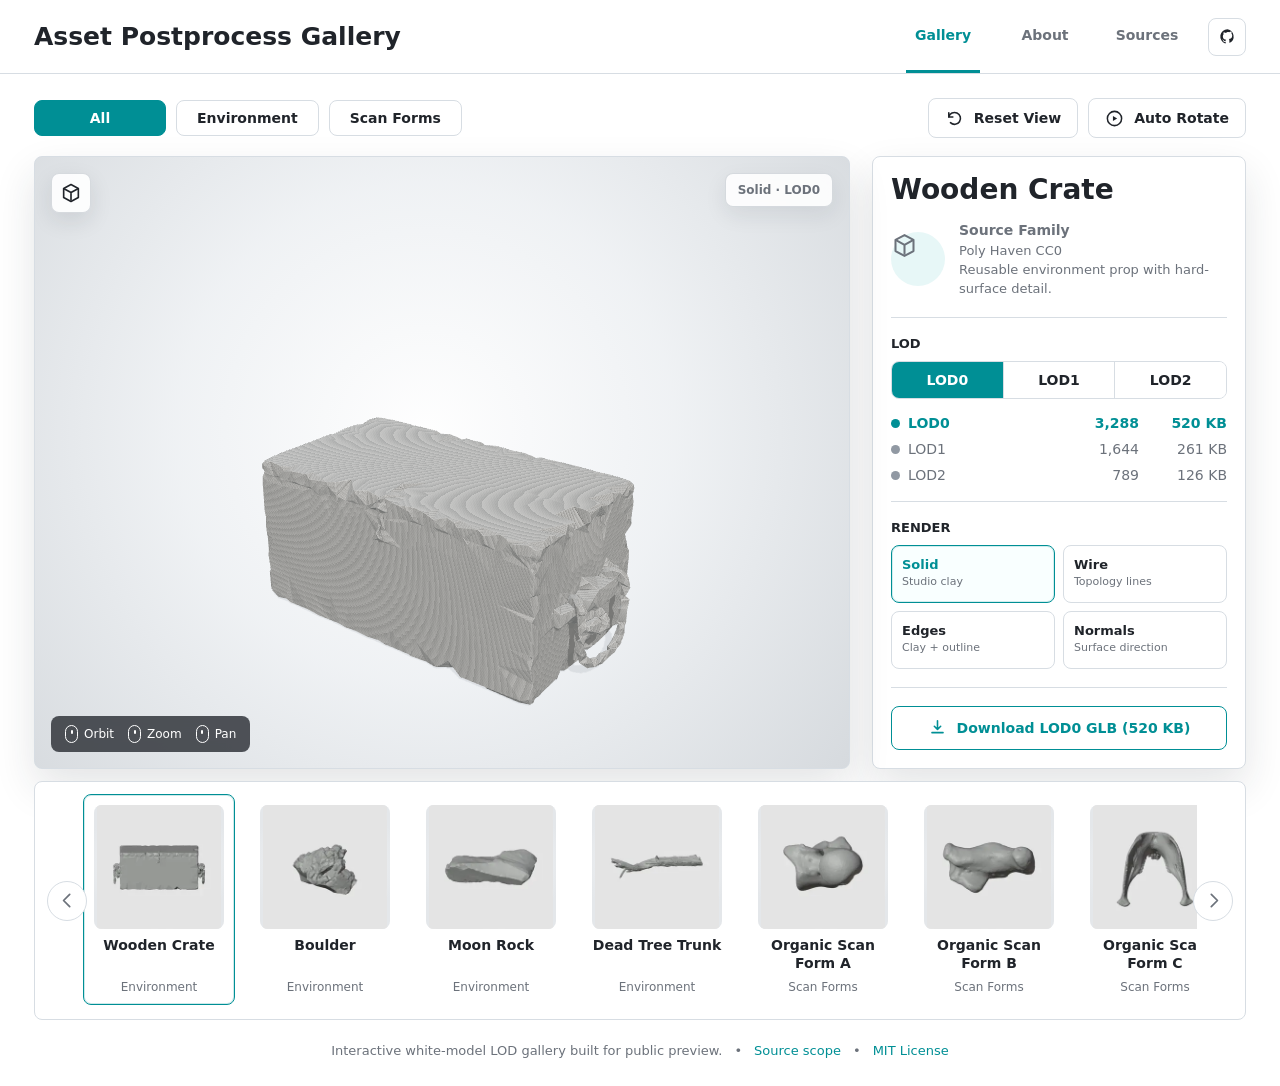
<file: index.html>
<!doctype html>
<html lang="en">
  <head>
    <meta charset="UTF-8" />
    <meta name="viewport" content="width=device-width, initial-scale=1.0" />
    <meta
      name="description"
      content="A curated interactive Three.js gallery of Asset Postprocess white LOD model outputs."
    />
    <title>Asset Postprocess Gallery</title>
    <link rel="icon" href="./assets/favicon.svg" type="image/svg+xml" />
    <link rel="stylesheet" href="./assets/styles.css" />
    <script type="importmap">
      {
        "imports": {
          "three": "./assets/vendor/three/0.184.0/build/three.module.js",
          "three/addons/": "./assets/vendor/three/0.184.0/examples/jsm/"
        }
      }
    </script>
  </head>
  <body>
    <div id="app" class="loading-screen">Loading gallery...</div>
    <script type="module" src="./assets/app.js"></script>
  </body>
</html>
</file>
<file: assets/styles.css>
:root {
  color-scheme: light;
  font-family:
    Inter, ui-sans-serif, system-ui, -apple-system, BlinkMacSystemFont, "Segoe UI", sans-serif;
  --bg: #ffffff;
  --surface: #f7f8f9;
  --surface-strong: #eef1f3;
  --panel: #ffffff;
  --text: #20242a;
  --muted: #6c727b;
  --soft: #9199a3;
  --line: #d7dde3;
  --line-strong: #bfc8cf;
  --teal: #008f95;
  --teal-strong: #007980;
  --teal-soft: #e7f7f7;
  --shadow: 0 18px 42px rgba(30, 40, 50, 0.12);
  --radius: 8px;
  --font-ui: 14px;
}

* {
  box-sizing: border-box;
}

html,
body {
  margin: 0;
  min-height: 100%;
}

body {
  background: var(--bg);
  color: var(--text);
}

button,
a {
  color: inherit;
  font: inherit;
}

button {
  cursor: pointer;
}

img,
canvas {
  display: block;
}

.loading-screen,
.fatal-screen {
  min-height: 100vh;
  display: grid;
  place-items: center;
  padding: 24px;
  color: var(--muted);
  background: var(--bg);
}

.fatal-screen {
  color: #8c2f2f;
}

.app-shell {
  min-height: 100vh;
  display: grid;
  grid-template-rows: auto 1fr auto;
  background: var(--bg);
}

.topbar {
  min-height: 74px;
  display: grid;
  grid-template-columns: minmax(240px, 1fr) auto auto;
  align-items: center;
  gap: 24px;
  padding: 0 34px;
  border-bottom: 1px solid var(--line);
}

.brand {
  margin: 0;
  font-size: 25px;
  line-height: 1;
  font-weight: 780;
  letter-spacing: 0;
}

.nav {
  display: inline-flex;
  align-items: stretch;
  gap: 28px;
  height: 100%;
}

.nav a {
  min-width: 74px;
  display: grid;
  place-items: center;
  border-bottom: 3px solid transparent;
  color: var(--muted);
  text-decoration: none;
  font-size: 14px;
  font-weight: 680;
}

.nav a[aria-current="page"] {
  color: var(--teal);
  border-color: var(--teal);
}

.github-link {
  width: 38px;
  height: 38px;
  display: grid;
  place-items: center;
  border: 1px solid var(--line);
  border-radius: var(--radius);
  color: var(--text);
  text-decoration: none;
}

.github-link:hover {
  border-color: var(--teal);
  color: var(--teal);
}

.workspace {
  min-width: 0;
  padding: 24px 34px 0;
}

.controls-row {
  display: flex;
  justify-content: space-between;
  align-items: center;
  gap: 18px;
  margin-bottom: 18px;
}

.filter-tabs,
.viewer-actions,
.lod-tabs {
  display: inline-flex;
  align-items: center;
  gap: 10px;
}

.filter-tab {
  min-width: 132px;
  height: 36px;
  padding: 0 20px;
  border: 1px solid var(--line);
  border-radius: var(--radius);
  background: var(--panel);
  color: var(--text);
  font-size: var(--font-ui);
  font-weight: 650;
}

.filter-tab.is-active {
  border-color: var(--teal);
  background: var(--teal);
  color: #ffffff;
}

.tool-button,
.icon-button {
  height: 40px;
  display: inline-flex;
  align-items: center;
  justify-content: center;
  gap: 10px;
  border: 1px solid var(--line);
  border-radius: var(--radius);
  background: var(--panel);
  color: var(--text);
  font-size: var(--font-ui);
  font-weight: 650;
}

.tool-button {
  min-width: 138px;
  padding: 0 16px;
}

.icon-button {
  width: 42px;
  padding: 0;
}

.tool-button:hover,
.icon-button:hover,
.tool-button.is-active {
  border-color: var(--teal);
  color: var(--teal);
  background: #f9ffff;
}

.tool-button svg,
.icon-button svg,
.download-link svg,
.github-link svg {
  width: 19px;
  height: 19px;
  flex: 0 0 auto;
}

.gallery-main {
  min-width: 0;
  display: grid;
  grid-template-columns: minmax(0, 1fr) 374px;
  gap: 22px;
  align-items: stretch;
}

.viewer-frame {
  min-width: 0;
  min-height: clamp(430px, calc(100vh - 284px), 600px);
  position: relative;
  overflow: hidden;
  border: 1px solid var(--line);
  border-radius: var(--radius);
  background:
    radial-gradient(circle at 48% 45%, rgba(255, 255, 255, 0.94), rgba(238, 241, 244, 0.72) 46%, rgba(205, 210, 215, 0.76) 100%),
    #f2f3f4;
  box-shadow: var(--shadow);
}

.viewer-frame canvas {
  width: 100%;
  height: 100%;
}

.viewer-mark,
.viewer-hints,
.viewer-mode-readout {
  position: absolute;
  z-index: 2;
}

.viewer-mark {
  top: 16px;
  left: 16px;
  width: 40px;
  height: 40px;
  display: grid;
  place-items: center;
  border-radius: var(--radius);
  background: rgba(255, 255, 255, 0.9);
  border: 1px solid rgba(160, 170, 178, 0.42);
  color: var(--text);
  box-shadow: 0 8px 22px rgba(30, 40, 50, 0.1);
}

.viewer-mark svg {
  width: 22px;
  height: 22px;
}

.viewer-mode-readout {
  top: 16px;
  right: 16px;
  min-height: 34px;
  display: inline-flex;
  align-items: center;
  padding: 0 12px;
  border: 1px solid rgba(160, 170, 178, 0.42);
  border-radius: var(--radius);
  background: rgba(255, 255, 255, 0.88);
  color: var(--muted);
  font-size: 12px;
  font-weight: 720;
  box-shadow: 0 8px 22px rgba(30, 40, 50, 0.08);
  backdrop-filter: blur(10px);
}

.viewer-hints {
  left: 16px;
  bottom: 16px;
  min-height: 36px;
  display: inline-flex;
  gap: 14px;
  align-items: center;
  padding: 0 14px;
  border-radius: var(--radius);
  background: rgba(43, 47, 53, 0.82);
  color: #ffffff;
  font-size: 12px;
  backdrop-filter: blur(10px);
}

.hint {
  display: inline-flex;
  align-items: center;
  gap: 6px;
  white-space: nowrap;
}

.hint-icon {
  width: 13px;
  height: 18px;
  border: 1px solid currentColor;
  border-radius: 8px;
  position: relative;
}

.hint-icon::after {
  content: "";
  position: absolute;
  top: 4px;
  left: 50%;
  width: 2px;
  height: 4px;
  border-radius: 2px;
  background: currentColor;
  transform: translateX(-50%);
}

.model-status {
  position: absolute;
  inset: 0;
  z-index: 3;
  display: none;
  place-items: center;
  padding: 24px;
  color: var(--muted);
  font-size: 14px;
  text-align: center;
  pointer-events: none;
}

.model-status.is-visible {
  display: grid;
}

.details-panel {
  min-width: 0;
  display: grid;
  align-content: start;
  gap: 18px;
  padding: 18px;
  border: 1px solid var(--line);
  border-radius: var(--radius);
  background: var(--panel);
  box-shadow: var(--shadow);
}

.details-title {
  display: grid;
  gap: 14px;
}

.details-title h2 {
  margin: 0;
  font-size: 28px;
  line-height: 1.1;
  font-weight: 780;
  letter-spacing: 0;
}

.source-row {
  display: grid;
  grid-template-columns: 54px minmax(0, 1fr);
  gap: 14px;
  align-items: center;
}

.source-icon {
  width: 54px;
  height: 54px;
  display: grid;
  place-items: center;
  border-radius: 50%;
  background: var(--teal-soft);
  color: var(--teal);
}

.source-icon svg {
  width: 27px;
  height: 27px;
}

.source-row span {
  display: block;
  color: var(--muted);
  font-size: 13px;
  line-height: 1.45;
}

.source-row strong {
  display: block;
  margin-bottom: 2px;
  font-size: 14px;
}

.divider {
  height: 1px;
  background: var(--line);
}

.panel-label {
  margin: 0 0 10px;
  color: var(--text);
  font-size: 13px;
  font-weight: 760;
  text-transform: uppercase;
}

.lod-tabs {
  width: 100%;
  gap: 0;
  border: 1px solid var(--line);
  border-radius: var(--radius);
  overflow: hidden;
}

.lod-tab {
  flex: 1 1 0;
  height: 36px;
  border: 0;
  border-right: 1px solid var(--line);
  background: var(--panel);
  font-size: var(--font-ui);
  font-weight: 680;
}

.lod-tab:last-child {
  border-right: 0;
}

.lod-tab.is-active {
  background: var(--teal);
  color: #ffffff;
}

.lod-table {
  display: grid;
  gap: 10px;
  margin-top: 16px;
}

.render-mode-grid {
  display: grid;
  grid-template-columns: repeat(2, minmax(0, 1fr));
  gap: 8px;
}

.render-mode-button {
  min-width: 0;
  min-height: 58px;
  display: grid;
  gap: 2px;
  align-content: center;
  padding: 9px 10px;
  border: 1px solid var(--line);
  border-radius: var(--radius);
  background: var(--panel);
  color: var(--text);
  text-align: left;
}

.render-mode-button:hover,
.render-mode-button.is-active {
  border-color: var(--teal);
  background: #f9ffff;
  box-shadow: inset 0 0 0 1px rgba(0, 143, 149, 0.16);
}

.render-mode-button strong {
  font-size: 13px;
  line-height: 1.15;
  font-weight: 760;
}

.render-mode-button span {
  color: var(--muted);
  font-size: 11px;
  line-height: 1.25;
}

.render-mode-button.is-active strong {
  color: var(--teal);
}

.lod-row {
  display: grid;
  grid-template-columns: 84px 1fr 78px;
  gap: 10px;
  align-items: center;
  color: var(--muted);
  font-size: 14px;
}

.lod-row.is-active {
  color: var(--teal);
  font-weight: 720;
}

.lod-dot {
  width: 9px;
  height: 9px;
  border-radius: 50%;
  display: inline-block;
  margin-right: 8px;
  background: var(--soft);
}

.lod-row.is-active .lod-dot {
  background: var(--teal);
}

.lod-row span:nth-child(2),
.lod-row span:nth-child(3) {
  text-align: right;
}

.download-link {
  min-height: 44px;
  display: inline-flex;
  justify-content: center;
  align-items: center;
  gap: 10px;
  border: 1px solid var(--teal);
  border-radius: var(--radius);
  color: var(--teal);
  text-decoration: none;
  font-size: var(--font-ui);
  font-weight: 720;
}

.download-link:hover {
  background: var(--teal-soft);
}

.exhibit-rail {
  position: relative;
  margin-top: 12px;
  padding: 12px 48px 6px;
  border: 1px solid var(--line);
  border-radius: var(--radius);
  background: var(--panel);
}

.rail-scroll {
  min-width: 0;
  display: grid;
  grid-auto-flow: column;
  grid-auto-columns: minmax(152px, 174px);
  gap: 14px;
  overflow-x: auto;
  padding: 0 0 8px;
  scroll-snap-type: x proximity;
}

.rail-button {
  min-width: 0;
  display: grid;
  grid-template-rows: 124px minmax(34px, auto) auto;
  gap: 8px;
  padding: 10px;
  border: 1px solid transparent;
  border-radius: var(--radius);
  background: transparent;
  text-align: center;
  scroll-snap-align: start;
}

.rail-button:hover,
.rail-button.is-active {
  border-color: var(--teal);
  box-shadow: inset 0 0 0 1px rgba(0, 143, 149, 0.2);
}

.rail-button img {
  width: 100%;
  height: 124px;
  object-fit: contain;
  border-radius: var(--radius);
  background:
    radial-gradient(circle at 50% 46%, #ffffff, #e4e7ea 78%),
    var(--surface);
}

.rail-button strong,
.rail-button span {
  min-width: 0;
}

.rail-button strong {
  font-size: 14px;
  line-height: 1.25;
  overflow-wrap: anywhere;
}

.rail-button span {
  color: var(--muted);
  font-size: 12px;
}

.rail-arrow {
  position: absolute;
  top: 50%;
  width: 40px;
  height: 40px;
  display: grid;
  place-items: center;
  border: 1px solid var(--line);
  border-radius: 50%;
  background: var(--panel);
  color: var(--muted);
  transform: translateY(-50%);
}

.rail-arrow:hover {
  color: var(--teal);
  border-color: var(--teal);
}

.rail-arrow svg {
  width: 21px;
  height: 21px;
}

.rail-arrow.prev {
  left: 12px;
}

.rail-arrow.next {
  right: 12px;
}

.footer {
  min-height: 66px;
  display: flex;
  align-items: center;
  justify-content: center;
  gap: 12px;
  padding: 10px 24px 16px;
  color: var(--muted);
  font-size: 13px;
  text-align: center;
}

.footer a {
  color: var(--teal);
  text-decoration: none;
}

.sr-only {
  position: absolute;
  width: 1px;
  height: 1px;
  padding: 0;
  overflow: hidden;
  clip: rect(0, 0, 0, 0);
  white-space: nowrap;
  border: 0;
}

@media (max-width: 1160px) {
  .topbar {
    grid-template-columns: 1fr auto;
  }

  .nav {
    display: none;
  }

  .gallery-main {
    grid-template-columns: 1fr;
  }

  .details-panel {
    grid-template-columns: repeat(2, minmax(0, 1fr));
    align-items: start;
  }

  .details-title,
  .download-link {
    grid-column: 1 / -1;
  }
}

@media (max-width: 760px) {
  .topbar {
    min-height: auto;
    grid-template-columns: 1fr auto;
    gap: 12px;
    padding: 18px 14px;
  }

  .brand {
    font-size: 21px;
  }

  .workspace {
    padding: 16px 12px 0;
  }

  .controls-row {
    align-items: stretch;
    flex-direction: column;
    gap: 12px;
  }

  .filter-tabs,
  .viewer-actions {
    width: 100%;
  }

  .filter-tab,
  .tool-button {
    min-width: 0;
    flex: 1 1 0;
  }

  .viewer-frame {
    min-height: 380px;
  }

  .viewer-hints {
    max-width: calc(100% - 32px);
    overflow-x: auto;
  }

  .viewer-mode-readout {
    right: 12px;
    max-width: calc(100% - 76px);
  }

  .details-panel {
    grid-template-columns: 1fr;
  }

  .rail-scroll {
    grid-auto-columns: minmax(136px, 148px);
  }

  .exhibit-rail {
    padding: 12px 8px 6px;
  }

  .rail-arrow {
    display: none;
  }

  .footer {
    flex-direction: column;
    gap: 4px;
  }
}

@media (max-width: 360px) {
  .render-mode-grid {
    grid-template-columns: 1fr;
  }
}
</file>
